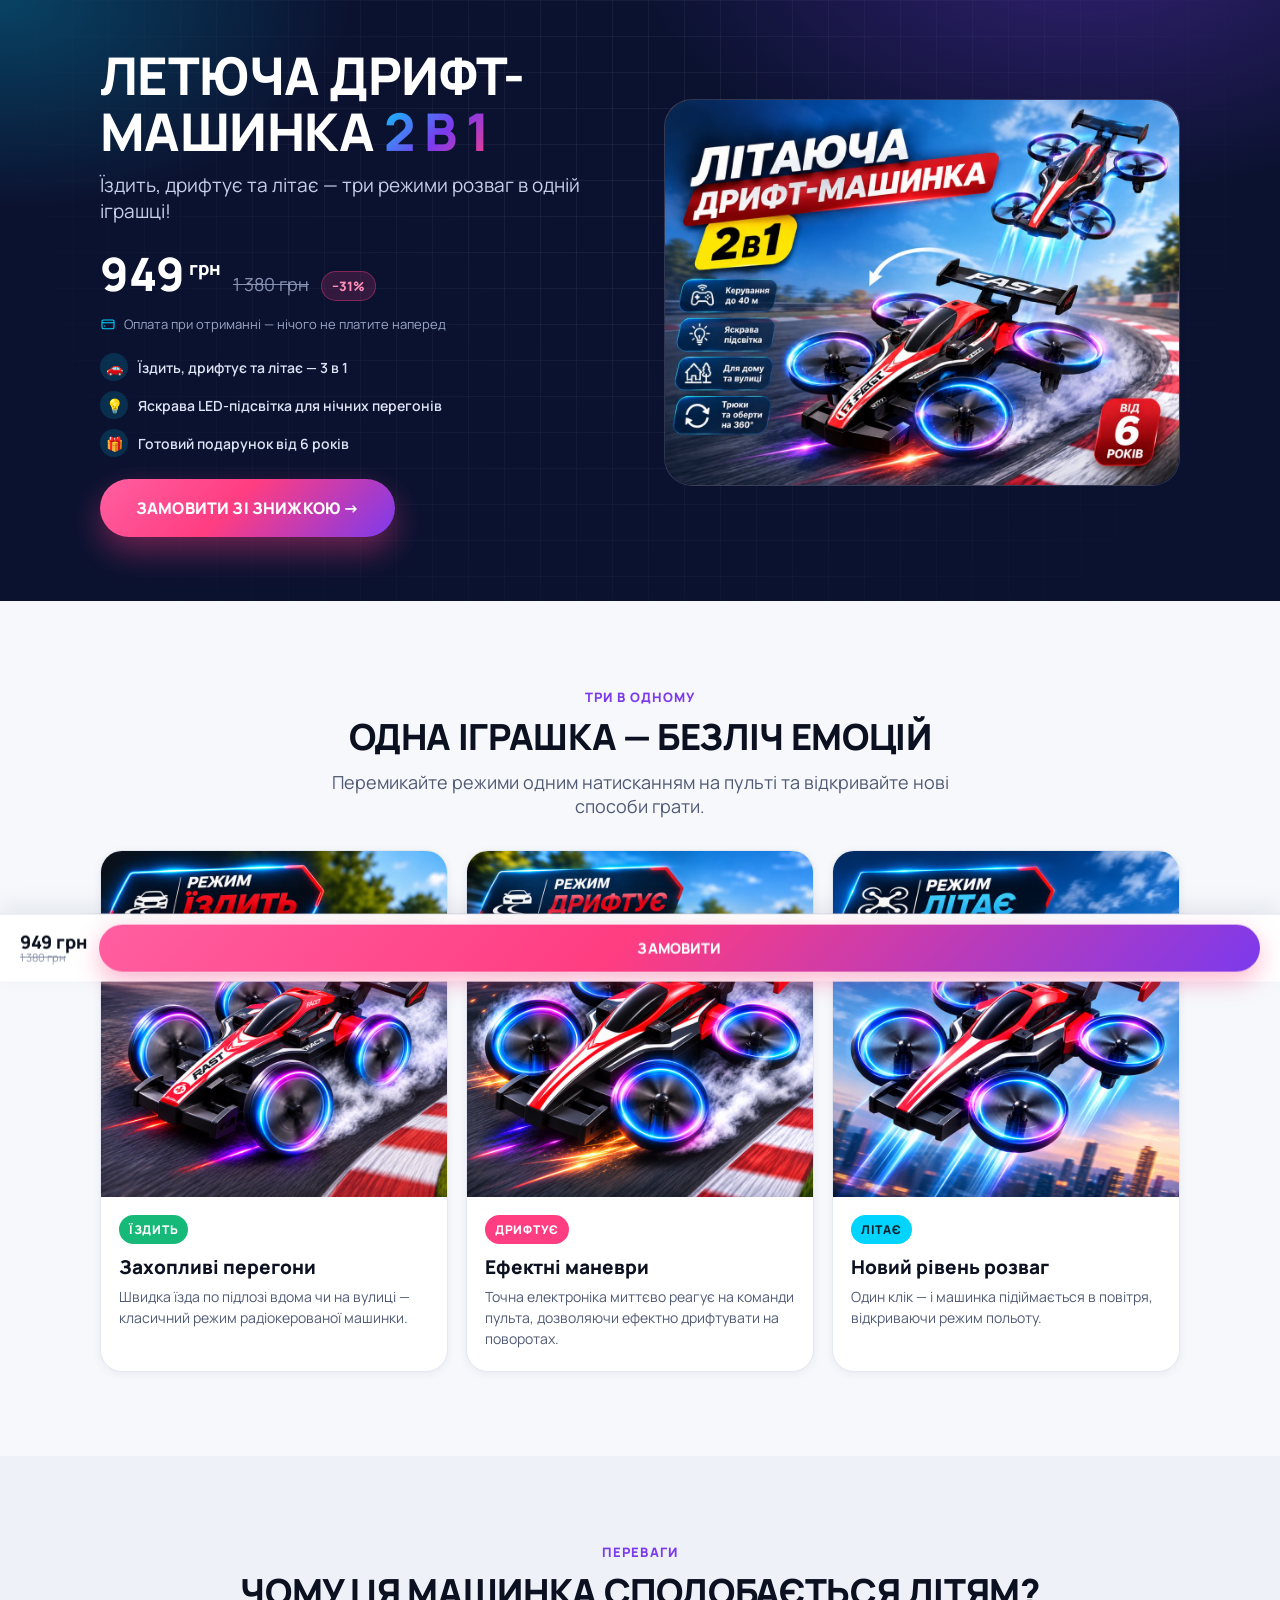
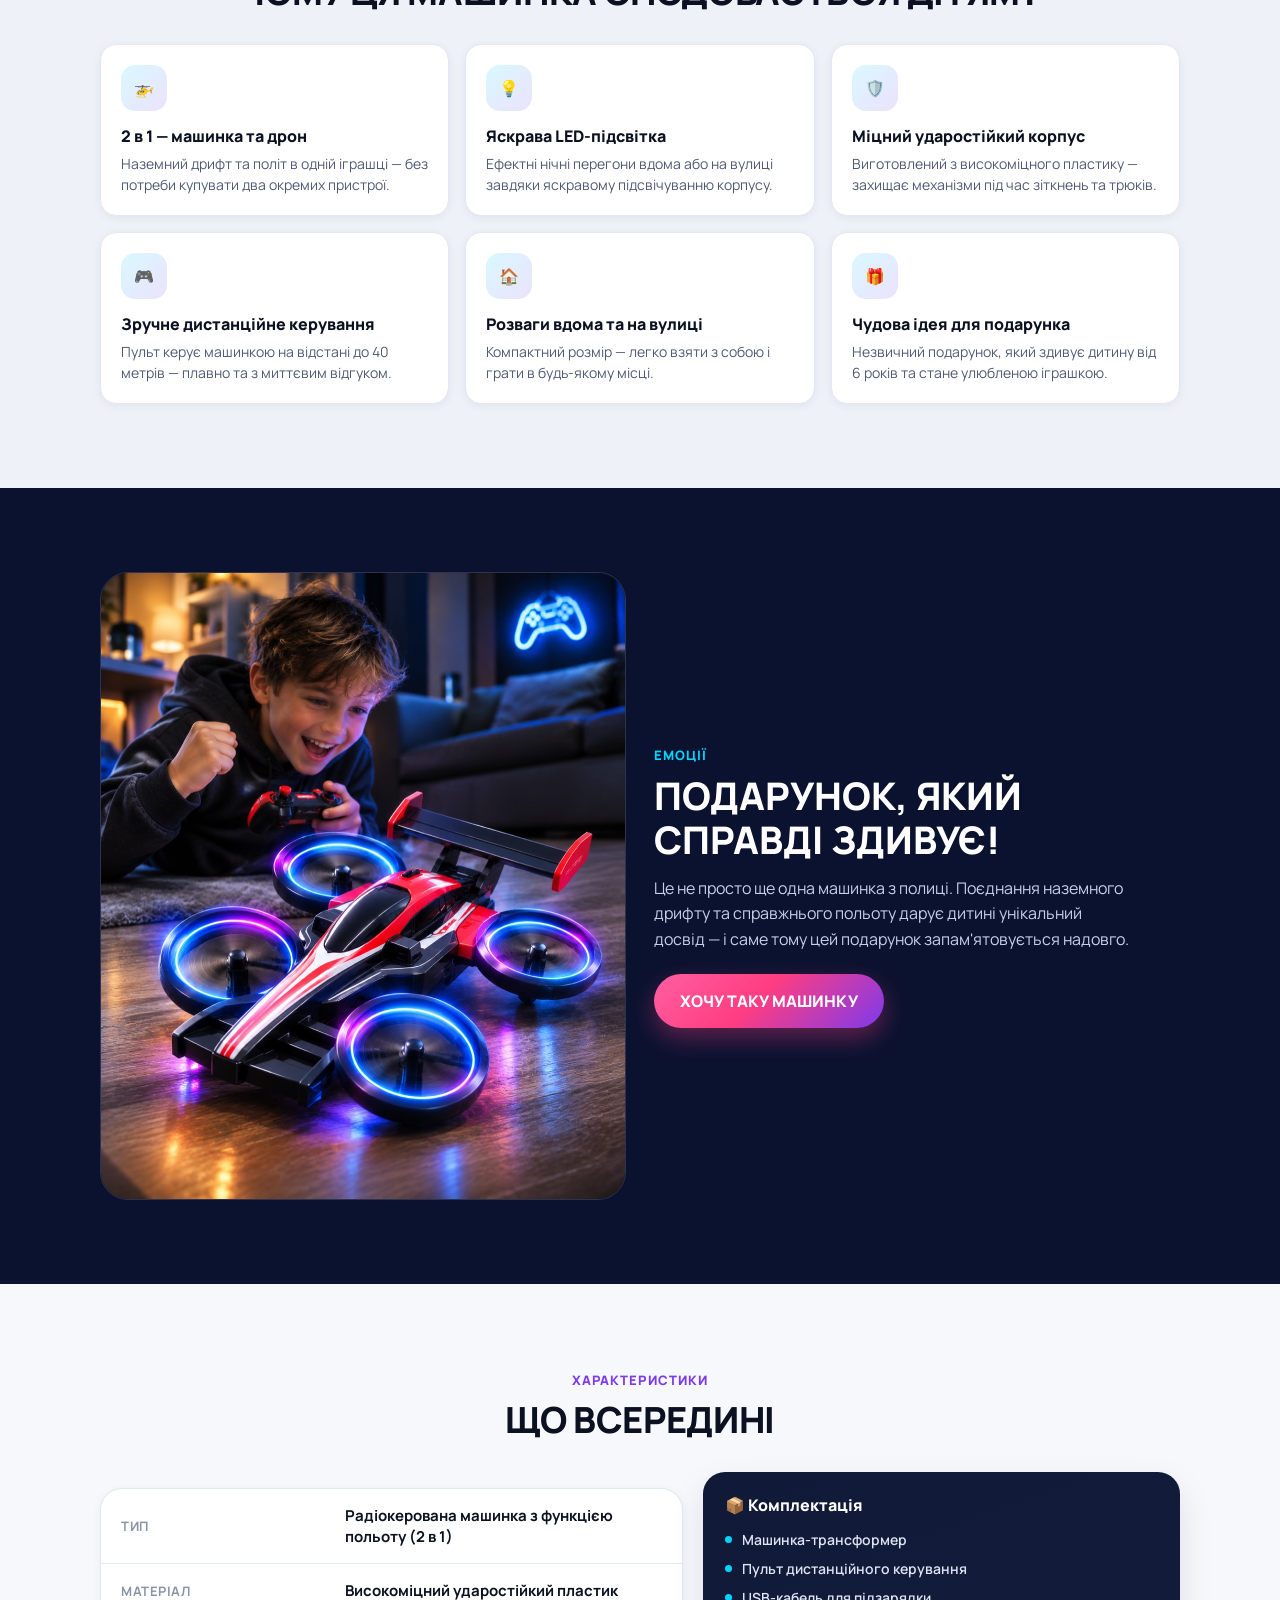
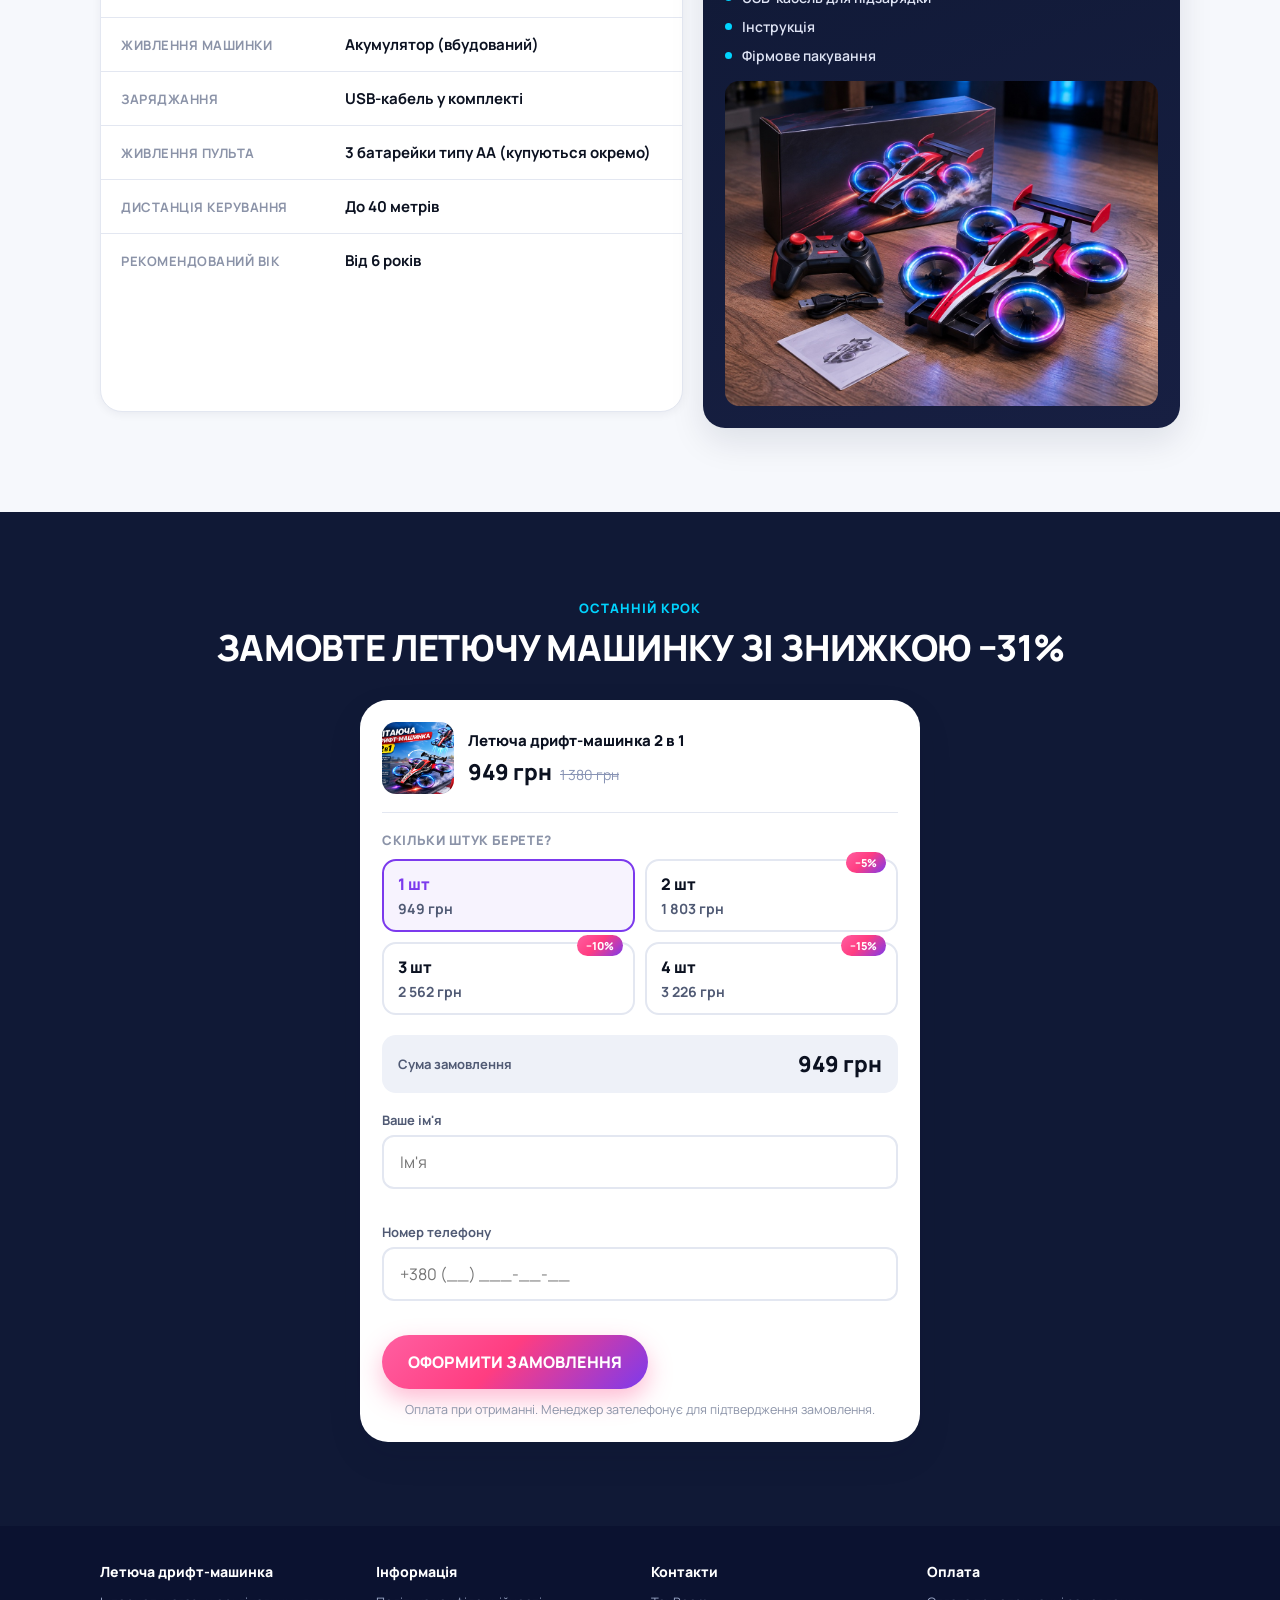
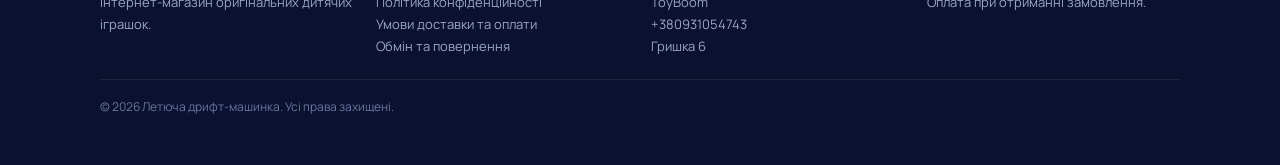
<file: index.html>
<!doctype html>
<html lang="uk">
<head>
<meta charset="UTF-8">
<meta name="viewport" content="width=device-width, initial-scale=1, viewport-fit=cover">
<title>Летюча дрифт-машинка 2 в 1 — їздить, дрифтує, літає | Знижка −31%</title>
<meta name="description" content="Радіокерована іграшка 2 в 1: їздить, дрифтує та літає. Акційна ціна 949 грн замість 1380 грн. Оплата при отриманні, доставка по всій Україні.">
<meta name="robots" content="index, follow">
<link rel="canonical" href="https://driftfly.online/">

<!-- Open Graph -->
<meta property="og:type" content="product">
<meta property="og:locale" content="uk_UA">
<meta property="og:title" content="Летюча дрифт-машинка 2 в 1 — Знижка −31%">
<meta property="og:description" content="Їздить, дрифтує та літає — три режими розваг в одній іграшці! Акція 949 грн замість 1380 грн.">
<meta property="og:image" content="https://driftfly.online/assets/img/og-image.jpg">
<meta property="og:url" content="https://driftfly.online/">
<meta name="twitter:card" content="summary_large_image">

<meta name="theme-color" content="#0b1230">
<link rel="icon" type="image/svg+xml" href="assets/img/favicon.svg">
<link rel="preconnect" href="https://fonts.googleapis.com">
<link rel="preconnect" href="https://fonts.gstatic.com" crossorigin>
<link href="https://fonts.googleapis.com/css2?family=Manrope:wght@500;600;700;800;900&display=swap" rel="stylesheet">
<link rel="stylesheet" href="assets/css/style.css">

<!--
  TODO перед запуском реклами:
  1) Вставте ID пікселів нижче (Meta Pixel, TikTok Pixel, GA4) замість заглушок.
  2) Замініть усі зображення у assets/img/ на реальні фото товару (назви файлів підписані).
-->

<!-- Meta Pixel Code -->
<script>
!function(f,b,e,v,n,t,s)
{if(f.fbq)return;n=f.fbq=function(){n.callMethod?
n.callMethod.apply(n,arguments):n.queue.push(arguments)};
if(!f._fbq)f._fbq=n;n.push=n;n.loaded=!0;n.version='2.0';
n.queue=[];t=b.createElement(e);t.async=!0;
t.src=v;s=b.getElementsByTagName(e)[0];
s.parentNode.insertBefore(t,s)}(window, document,'script',
'https://connect.facebook.net/en_US/fbevents.js');
fbq('init', '1813919706568959');
fbq('track', 'PageView');
</script>
<noscript><img height="1" width="1" style="display:none"
src="https://www.facebook.com/tr?id=1813919706568959&ev=PageView&noscript=1"
/></noscript>
<!-- End Meta Pixel Code -->

<!-- TikTok Pixel (заглушка — вставте свій PIXEL_ID) -->
<!--
<script>
!function (w, d, t) {w.TiktokAnalyticsObject=t;var ttq=w[t]=w[t]||[];ttq.methods=["page","track","identify","instances","debug","on","off","once","ready","alias","group","enableCookie","disableCookie"],ttq.setAndDefer=function(t,e){t[e]=function(){t.push([e].concat(Array.prototype.slice.call(arguments,0)))}};for(var i=0;i<ttq.methods.length;i++)ttq.setAndDefer(ttq,ttq.methods[i]);ttq.load=function(e,n){var i="https://analytics.tiktok.com/i18n/pixel/events.js";ttq._i=ttq._i||{},ttq._i[e]=[],ttq._i[e]._u=i,ttq._t=ttq._t||{},ttq._t[e]=+new Date,ttq._o=ttq._o||{},ttq._o[e]=n||{};var o=d.createElement("script");o.type="text/javascript",o.async=!0,o.src=i+"?sdkid="+e+"&lib="+t;var a=d.getElementsByTagName("script")[0];a.parentNode.insertBefore(o,a)};ttq.load('PIXEL_ID');ttq.page()}(window, document, 'ttq');
</script>
-->

<!-- GA4 (заглушка — вставте свій G-ID) -->
<!--
<script async src="https://www.googletagmanager.com/gtag/js?id=G-XXXXXXX"></script>
<script>window.dataLayer=window.dataLayer||[];function gtag(){dataLayer.push(arguments)}gtag('js',new Date());gtag('config','G-XXXXXXX');</script>
-->
</head>
<body>

<!-- ======================= HERO ======================= -->
<header class="hero" id="top">
  <div class="container hero-grid">
    <div class="hero-media reveal">
      <div class="hero-media-frame">
        <img src="assets/img/hero-product.jpg" alt="Летюча дрифт-машинка 2 в 1 — радіокерована іграшка, що їздить, дрифтує та літає" width="1200" height="900">
      </div>
    </div>
    <div class="hero-copy">
      <h1 class="hero-title reveal">ЛЕТЮЧА ДРИФТ-МАШИНКА <span>2 В 1</span></h1>
      <p class="hero-subtitle reveal">Їздить, дрифтує та літає — три режими розваг в одній іграшці!</p>

      <div class="hero-price-row reveal">
        <span class="price-now" id="heroPriceNow">949<sup>грн</sup></span>
        <span class="price-old">1 380 грн</span>
        <span class="price-badge">−31%</span>
      </div>
      <p class="hero-cod reveal">
        <svg width="16" height="16" viewBox="0 0 24 24" fill="none"><path d="M3 10h18M6 15h2M5 6h14a2 2 0 0 1 2 2v9a2 2 0 0 1-2 2H5a2 2 0 0 1-2-2V8a2 2 0 0 1 2-2Z" stroke="#00d4ff" stroke-width="1.6"/></svg>
        Оплата при отриманні — нічого не платите наперед
      </p>

      <ul class="hero-perks reveal">
        <li class="hero-perk"><span class="ico">🚗</span>Їздить, дрифтує та літає — 3 в 1</li>
        <li class="hero-perk"><span class="ico">💡</span>Яскрава LED-підсвітка для нічних перегонів</li>
        <li class="hero-perk"><span class="ico">🎁</span>Готовий подарунок від 6 років</li>
      </ul>

      <a href="#order" class="btn btn-cta js-cta reveal" data-cta="hero">
        ЗАМОВИТИ ЗІ ЗНИЖКОЮ →
      </a>
    </div>
  </div>
</header>

<!-- ======================= BLOCK 2: DEMO ======================= -->
<section class="section-pad" id="demo">
  <div class="container">
    <div class="section-head reveal">
      <span class="eyebrow">Три в одному</span>
      <h2 class="section-title">ОДНА ІГРАШКА — БЕЗЛІЧ ЕМОЦІЙ</h2>
      <p class="section-sub">Перемикайте режими одним натисканням на пульті та відкривайте нові способи грати.</p>
    </div>
    <div class="modes-grid">
      <article class="mode-card reveal">
        <img src="assets/img/mode-drive.jpg" alt="Машинка в режимі їзди по землі" loading="lazy" width="800" height="800">
        <div class="mode-card-body">
          <span class="mode-tag mode-tag--drive">Їздить</span>
          <h3>Захопливі перегони</h3>
          <p>Швидка їзда по підлозі вдома чи на вулиці — класичний режим радіокерованої машинки.</p>
        </div>
      </article>
      <article class="mode-card reveal">
        <img src="assets/img/mode-drift.jpg" alt="Машинка в режимі дрифту з ефектним заносом" loading="lazy" width="800" height="800">
        <div class="mode-card-body">
          <span class="mode-tag mode-tag--drift">Дрифтує</span>
          <h3>Ефектні маневри</h3>
          <p>Точна електроніка миттєво реагує на команди пульта, дозволяючи ефектно дрифтувати на поворотах.</p>
        </div>
      </article>
      <article class="mode-card reveal">
        <img src="assets/img/mode-fly.jpg" alt="Машинка в режимі польоту" loading="lazy" width="800" height="800">
        <div class="mode-card-body">
          <span class="mode-tag mode-tag--fly">Літає</span>
          <h3>Новий рівень розваг</h3>
          <p>Один клік — і машинка підіймається в повітря, відкриваючи режим польоту.</p>
        </div>
      </article>
    </div>
  </div>
</section>

<!-- ======================= BLOCK 3: ADVANTAGES ======================= -->
<section class="section-pad" style="background:var(--surface-alt)" id="advantages">
  <div class="container">
    <div class="section-head reveal">
      <span class="eyebrow">Переваги</span>
      <h2 class="section-title">ЧОМУ ЦЯ МАШИНКА СПОДОБАЄТЬСЯ ДІТЯМ?</h2>
    </div>
    <div class="adv-grid">
      <div class="adv-card reveal">
        <div class="adv-ico">🚁</div>
        <h3>2 в 1 — машинка та дрон</h3>
        <p>Наземний дрифт та політ в одній іграшці — без потреби купувати два окремих пристрої.</p>
      </div>
      <div class="adv-card reveal">
        <div class="adv-ico">💡</div>
        <h3>Яскрава LED-підсвітка</h3>
        <p>Ефектні нічні перегони вдома або на вулиці завдяки яскравому підсвічуванню корпусу.</p>
      </div>
      <div class="adv-card reveal">
        <div class="adv-ico">🛡️</div>
        <h3>Міцний ударостійкий корпус</h3>
        <p>Виготовлений з високоміцного пластику — захищає механізми під час зіткнень та трюків.</p>
      </div>
      <div class="adv-card reveal">
        <div class="adv-ico">🎮</div>
        <h3>Зручне дистанційне керування</h3>
        <p>Пульт керує машинкою на відстані до 40 метрів — плавно та з миттєвим відгуком.</p>
      </div>
      <div class="adv-card reveal">
        <div class="adv-ico">🏠</div>
        <h3>Розваги вдома та на вулиці</h3>
        <p>Компактний розмір — легко взяти з собою і грати в будь-якому місці.</p>
      </div>
      <div class="adv-card reveal">
        <div class="adv-ico">🎁</div>
        <h3>Чудова ідея для подарунка</h3>
        <p>Незвичний подарунок, який здивує дитину від 6 років та стане улюбленою іграшкою.</p>
      </div>
    </div>
  </div>
</section>

<!-- ======================= BLOCK 4: EMOTIONAL ======================= -->
<section class="section-pad emo" id="emotional">
  <div class="container emo-grid">
    <div class="emo-media reveal">
      <img src="assets/img/lifestyle-gift.jpg" alt="Дитина грається летючою дрифт-машинкою" loading="lazy" width="1000" height="1194">
    </div>
    <div class="reveal">
      <span class="eyebrow" style="color:var(--cyan)">Емоції</span>
      <h2>ПОДАРУНОК, ЯКИЙ СПРАВДІ ЗДИВУЄ!</h2>
      <p>Це не просто ще одна машинка з полиці. Поєднання наземного дрифту та справжнього польоту дарує дитині унікальний досвід — і саме тому цей подарунок запам'ятовується надовго.</p>
      <a href="#order" class="btn btn-cta js-cta" data-cta="emotional">ХОЧУ ТАКУ МАШИНКУ</a>
    </div>
  </div>
</section>

<!-- ======================= BLOCK 5: SPECS ======================= -->
<section class="section-pad" id="specs">
  <div class="container">
    <div class="section-head reveal">
      <span class="eyebrow">Характеристики</span>
      <h2 class="section-title">ЩО ВСЕРЕДИНІ</h2>
    </div>
    <div class="specs-wrap">
      <dl class="specs-table reveal">
        <div class="specs-row">
          <dt>Тип</dt>
          <dd>Радіокерована машинка з функцією польоту (2 в 1)</dd>
        </div>
        <div class="specs-row">
          <dt>Матеріал</dt>
          <dd>Високоміцний ударостійкий пластик</dd>
        </div>
        <div class="specs-row">
          <dt>Живлення машинки</dt>
          <dd>Акумулятор (вбудований)</dd>
        </div>
        <div class="specs-row">
          <dt>Заряджання</dt>
          <dd>USB-кабель у комплекті</dd>
        </div>
        <div class="specs-row">
          <dt>Живлення пульта</dt>
          <dd>3 батарейки типу АА (купуються окремо)</dd>
        </div>
        <div class="specs-row">
          <dt>Дистанція керування</dt>
          <dd>До 40 метрів</dd>
        </div>
        <div class="specs-row">
          <dt>Рекомендований вік</dt>
          <dd>Від 6 років</dd>
        </div>
      </dl>
      <div class="kit-card reveal">
        <h3>📦 Комплектація</h3>
        <ul class="kit-list">
          <li><span class="dot"></span>Машинка-трансформер</li>
          <li><span class="dot"></span>Пульт дистанційного керування</li>
          <li><span class="dot"></span>USB-кабель для підзарядки</li>
          <li><span class="dot"></span>Інструкція</li>
          <li><span class="dot"></span>Фірмове пакування</li>
        </ul>
        <img src="assets/img/box-contents.jpg" alt="Повна комплектація: машинка, пульт, USB-кабель, інструкція та коробка" loading="lazy" style="margin-top:16px;border-radius:14px" width="1200" height="900">
      </div>
    </div>
  </div>
</section>

<!-- ======================= BLOCK 8: ORDER FORM ======================= -->
<section class="section-pad order-section" id="order">
  <div class="container">
    <div class="section-head reveal">
      <span class="eyebrow" style="color:var(--cyan)">Останній крок</span>
      <h2 class="section-title section-title--light">ЗАМОВТЕ ЛЕТЮЧУ МАШИНКУ ЗІ ЗНИЖКОЮ −31%</h2>
    </div>

    <div class="order-wrap reveal">
      <div class="order-form-inner" id="orderFormInner">
        <div class="order-product">
          <img src="assets/img/hero-product.jpg" alt="Летюча дрифт-машинка 2 в 1" width="72" height="72">
          <div>
            <h3>Летюча дрифт-машинка 2 в 1</h3>
            <div class="order-price-row">
              <span class="price-now" id="orderPriceNow">949 грн</span>
              <span class="price-old" id="orderPriceOld">1 380 грн</span>
            </div>
          </div>
        </div>

        <span class="qty-label">Скільки штук берете?</span>
        <div class="order-qty-grid" id="orderQtyGrid" role="group" aria-label="Кількість товару"></div>

        <div class="order-total-row">
          <span>Сума замовлення</span>
          <strong id="orderTotal">949 грн</strong>
        </div>

        <form id="orderForm" novalidate autocomplete="on">
          <div class="form-status" id="formStatus" role="status" aria-live="polite"></div>

          <div class="field">
            <label for="fName">Ваше ім'я</label>
            <input type="text" id="fName" name="name" placeholder="Ім'я" autocomplete="name" required minlength="2">
            <div class="field-error" id="fNameError"></div>
          </div>

          <div class="field">
            <label for="fPhone">Номер телефону</label>
            <input type="tel" id="fPhone" name="phone" placeholder="+380 (__) ___-__-__" autocomplete="tel" inputmode="tel" required>
            <div class="field-error" id="fPhoneError"></div>
          </div>

          <input type="hidden" name="qty" id="fQty" value="1">
          <input type="hidden" name="total" id="fTotal" value="949">
          <input type="hidden" name="product" value="Летюча дрифт-машинка 2 в 1">
          <!-- honeypot проти ботів -->
          <input type="text" name="website" id="fHoneypot" class="visually-hidden" tabindex="-1" autocomplete="off">

          <button type="submit" class="btn btn-cta" id="submitBtn">
            <span id="submitBtnText">ОФОРМИТИ ЗАМОВЛЕННЯ</span>
          </button>
          <p class="order-fineprint">Оплата при отриманні. Менеджер зателефонує для підтвердження замовлення.</p>
        </form>
      </div>

      <div class="order-success" id="orderSuccess">
        <div class="ico">
          <svg width="30" height="30" viewBox="0 0 24 24" fill="none"><path d="M5 13l4 4L19 7" stroke="currentColor" stroke-width="2.4" stroke-linecap="round" stroke-linejoin="round"/></svg>
        </div>
        <h3>Дякуємо за замовлення!</h3>
        <p>Ми отримали вашу заявку. Менеджер зателефонує найближчим часом для підтвердження деталей доставки.</p>
      </div>
    </div>
  </div>
</section>

<!-- ======================= FOOTER ======================= -->
<footer class="site-footer" id="contacts">
  <div class="container">
    <div class="footer-grid">
      <div class="footer-col">
        <h4>Летюча дрифт-машинка</h4>
        <p>Інтернет-магазин оригінальних дитячих іграшок.</p>
      </div>
      <div class="footer-col">
        <h4>Інформація</h4>
        <ul>
          <li><a href="privacy-policy.html">Політика конфіденційності</a></li>
          <li><a href="delivery-terms.html">Умови доставки та оплати</a></li>
          <li><a href="returns.html">Обмін та повернення</a></li>
        </ul>
      </div>
      <div class="footer-col">
        <h4>Контакти</h4>
        <p>
          ToyBoom<br>
          +380931054743<br>
          Гришка 6
        </p>
      </div>
      <div class="footer-col">
        <h4>Оплата</h4>
        <p>Оплата при отриманні замовлення.</p>
      </div>
    </div>
    <div class="footer-bottom">
      © <span id="yearNow">2026</span> Летюча дрифт-машинка. Усі права захищені.
    </div>
  </div>
</footer>

<!-- ======================= STICKY MOBILE CTA ======================= -->
<div class="sticky-cta" id="stickyCta">
  <div class="sticky-cta-price">
    <span class="now" id="stickyPrice">949 грн</span>
    <span class="old">1 380 грн</span>
  </div>
  <a href="#order" class="btn btn-cta js-cta" data-cta="sticky" style="flex:1">ЗАМОВИТИ</a>
</div>

<!-- ======================= SOCIAL PROOF TOASTS ======================= -->
<div class="social-proof-stack" id="socialProofStack" aria-live="polite">
  <div class="social-toast" id="toastViewers">
    <span class="social-toast-ico">👀</span>
    <span class="social-toast-text">Цей товар зараз переглядають <strong>15</strong> людей</span>
    <button type="button" class="social-toast-close" aria-label="Закрити повідомлення">×</button>
  </div>
  <div class="social-toast" id="toastPurchase">
    <span class="social-toast-ico">🛍️</span>
    <span class="social-toast-text"><strong>Щойно замовили!</strong><br>Літаюча машинка 2 в 1 знайшла свого покупця 🎁</span>
    <button type="button" class="social-toast-close" aria-label="Закрити повідомлення">×</button>
  </div>
</div>

<script src="assets/js/main.js" defer></script>
</body>
</html>
</file>
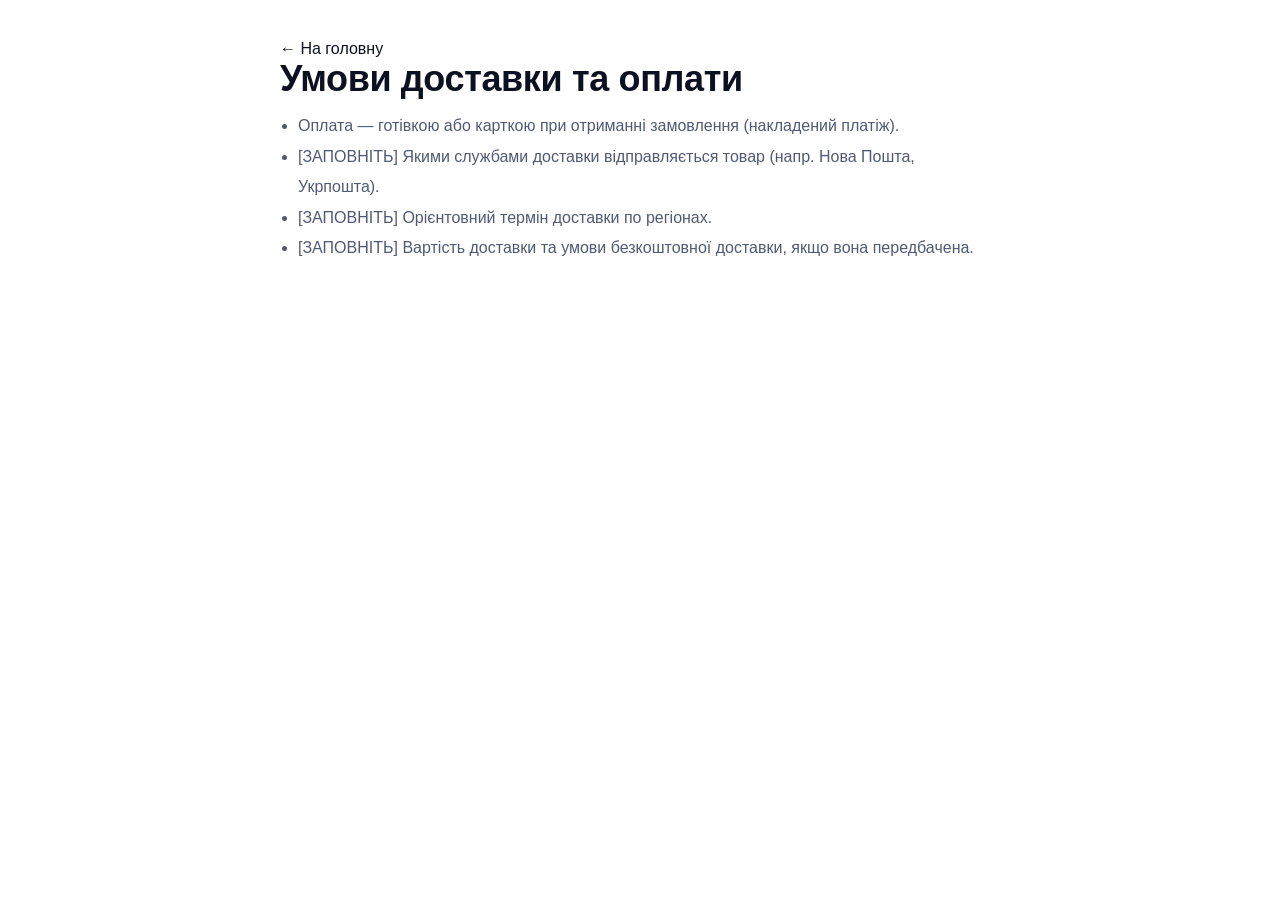
<file: delivery-terms.html>
<!doctype html>
<html lang="uk">
<head>
<meta charset="UTF-8">
<meta name="viewport" content="width=device-width, initial-scale=1">
<title>Умови доставки та оплати — Летюча дрифт-машинка</title>
<meta name="robots" content="noindex, follow">
<link rel="stylesheet" href="assets/css/style.css">
</head>
<body style="background:#fff">
<div class="container" style="padding:40px var(--gutter);max-width:760px">
  <p><a href="index.html">← На головну</a></p>
  <h1 class="section-title">Умови доставки та оплати</h1>
  <ul style="color:var(--ink-soft);line-height:1.9;padding-left:18px;list-style:disc">
    <li>Оплата — готівкою або карткою при отриманні замовлення (накладений платіж).</li>
    <li>[ЗАПОВНІТЬ] Якими службами доставки відправляється товар (напр. Нова Пошта, Укрпошта).</li>
    <li>[ЗАПОВНІТЬ] Орієнтовний термін доставки по регіонах.</li>
    <li>[ЗАПОВНІТЬ] Вартість доставки та умови безкоштовної доставки, якщо вона передбачена.</li>
  </ul>
</div>
</body>
</html>
</file>
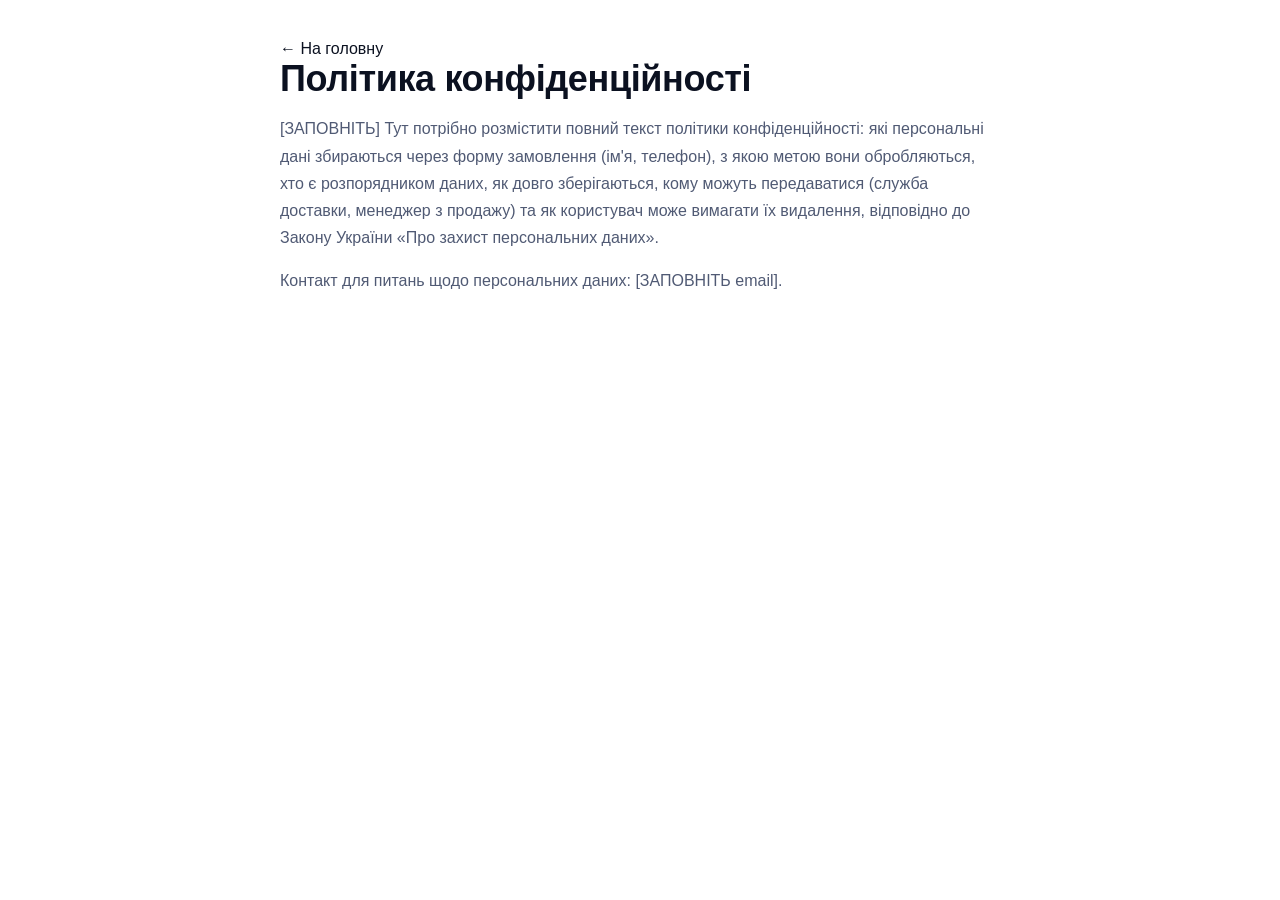
<file: privacy-policy.html>
<!doctype html>
<html lang="uk">
<head>
<meta charset="UTF-8">
<meta name="viewport" content="width=device-width, initial-scale=1">
<title>Політика конфіденційності — Летюча дрифт-машинка</title>
<meta name="robots" content="noindex, follow">
<link rel="stylesheet" href="assets/css/style.css">
</head>
<body style="background:#fff">
<div class="container" style="padding:40px var(--gutter);max-width:760px">
  <p><a href="index.html">← На головну</a></p>
  <h1 class="section-title">Політика конфіденційності</h1>
  <p style="color:var(--ink-soft);line-height:1.7;margin:16px 0">
    [ЗАПОВНІТЬ] Тут потрібно розмістити повний текст політики конфіденційності:
    які персональні дані збираються через форму замовлення (ім'я, телефон),
    з якою метою вони обробляються, хто є розпорядником даних, як довго
    зберігаються, кому можуть передаватися (служба доставки, менеджер з продажу)
    та як користувач може вимагати їх видалення, відповідно до Закону України
    «Про захист персональних даних».
  </p>
  <p style="color:var(--ink-soft);line-height:1.7">
    Контакт для питань щодо персональних даних: [ЗАПОВНІТЬ email].
  </p>
</div>
</body>
</html>
</file>
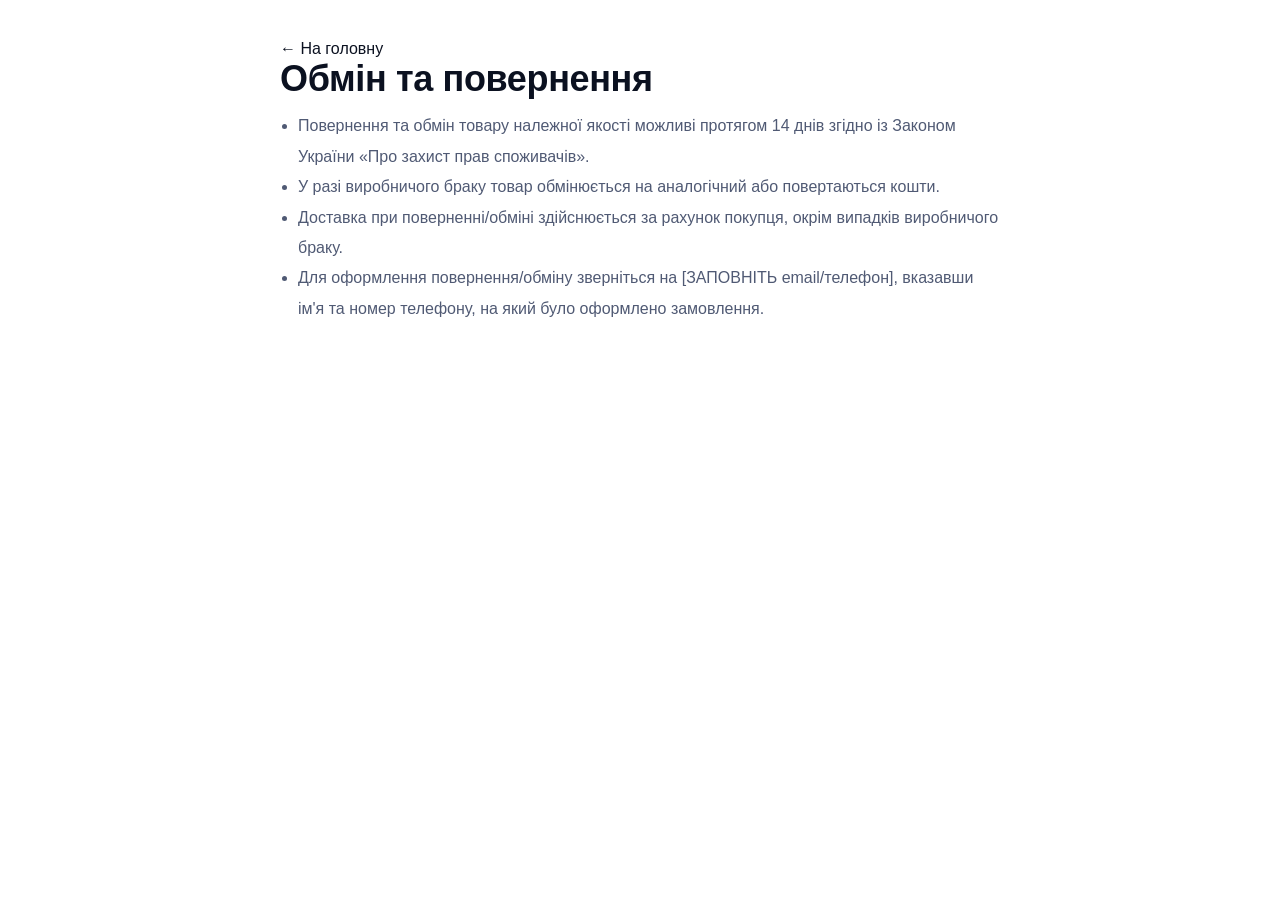
<file: returns.html>
<!doctype html>
<html lang="uk">
<head>
<meta charset="UTF-8">
<meta name="viewport" content="width=device-width, initial-scale=1">
<title>Обмін та повернення — Летюча дрифт-машинка</title>
<meta name="robots" content="noindex, follow">
<link rel="stylesheet" href="assets/css/style.css">
</head>
<body style="background:#fff">
<div class="container" style="padding:40px var(--gutter);max-width:760px">
  <p><a href="index.html">← На головну</a></p>
  <h1 class="section-title">Обмін та повернення</h1>
  <ul style="color:var(--ink-soft);line-height:1.9;padding-left:18px;list-style:disc">
    <li>Повернення та обмін товару належної якості можливі протягом 14 днів згідно із Законом України «Про захист прав споживачів».</li>
    <li>У разі виробничого браку товар обмінюється на аналогічний або повертаються кошти.</li>
    <li>Доставка при поверненні/обміні здійснюється за рахунок покупця, окрім випадків виробничого браку.</li>
    <li>Для оформлення повернення/обміну зверніться на [ЗАПОВНІТЬ email/телефон], вказавши ім'я та номер телефону, на який було оформлено замовлення.</li>
  </ul>
</div>
</body>
</html>
</file>
<file: assets/css/style.css>
/* ===== Design tokens ===== */
:root{
  --bg:#f6f8fc;
  --surface:#ffffff;
  --surface-alt:#eef1f8;
  --ink:#0b1120;
  --ink-soft:#505a74;
  --ink-faint:#8b93a8;
  --line:#e3e7f1;

  --navy:#0b1230;
  --navy-soft:#101936;
  --navy-line:rgba(255,255,255,.12);

  --cyan:#00d4ff;
  --violet:#7c3aed;
  --pink:#ff3d81;
  --grad-brand:linear-gradient(135deg,var(--cyan),var(--violet) 55%,var(--pink));
  --grad-cta:linear-gradient(135deg,#ff5fa1,#ff3d81 45%,#7c3aed);
  --success:#17b978;
  --danger:#e4435d;

  --radius-xl:28px;
  --radius-lg:22px;
  --radius-md:16px;
  --radius-sm:10px;
  --shadow-sm:0 2px 10px rgba(14,20,45,.06);
  --shadow-md:0 14px 34px rgba(14,20,45,.10);
  --shadow-cta:0 10px 24px rgba(255,61,129,.35);

  --container:1120px;
  --gutter:20px;
}

*,*::before,*::after{box-sizing:border-box}
html{scroll-behavior:smooth}
body{
  margin:0;
  background:var(--bg);
  color:var(--ink);
  font-family:"Manrope",-apple-system,BlinkMacSystemFont,"Segoe UI",Roboto,Helvetica,Arial,sans-serif;
  -webkit-font-smoothing:antialiased;
  overflow-x:hidden;
}
img{max-width:100%;height:auto;display:block}
h1,h2,h3,h4,p,ul{margin:0}
ul{padding:0;list-style:none}
a{color:inherit;text-decoration:none}
button{font-family:inherit;cursor:pointer}
.container{max-width:var(--container);margin:0 auto;padding:0 var(--gutter)}
section{position:relative}
.visually-hidden{position:absolute;width:1px;height:1px;overflow:hidden;clip:rect(0 0 0 0);white-space:nowrap}

/* ===== Section heading ===== */
.eyebrow{
  display:inline-block;font-size:13px;font-weight:800;letter-spacing:.08em;
  color:var(--violet);text-transform:uppercase;margin-bottom:10px;
}
.section-title{
  font-size:clamp(24px,5vw,36px);
  font-weight:800;line-height:1.15;letter-spacing:-.01em;
  margin-bottom:12px;
}
.section-title--light{color:#fff}
.section-sub{
  font-size:clamp(15px,3.2vw,18px);color:var(--ink-soft);max-width:640px;
}
.section-head{margin-bottom:32px;text-align:center}
.section-head .section-sub{margin:0 auto}
.section-pad{padding:56px 0}

/* reveal-on-scroll */
.reveal{opacity:0;transform:translateY(18px);transition:opacity .6s ease,transform .6s ease}
.reveal.is-visible{opacity:1;transform:translateY(0)}
@media (prefers-reduced-motion:reduce){
  .reveal{opacity:1;transform:none;transition:none}
  html{scroll-behavior:auto}
}

/* ===== Top bar ===== */
.topbar{
  position:sticky;top:0;z-index:40;background:rgba(11,18,48,.92);
  backdrop-filter:blur(8px);color:#fff;font-size:13px;font-weight:600;
}
.topbar .container{display:flex;align-items:center;justify-content:center;gap:8px;padding:9px var(--gutter);text-align:center}
.topbar strong{color:var(--cyan)}

/* ===== Buttons ===== */
.btn{
  display:inline-flex;align-items:center;justify-content:center;gap:8px;
  border:none;border-radius:999px;font-weight:800;letter-spacing:.01em;
  padding:16px 26px;font-size:16px;transition:transform .15s ease,box-shadow .15s ease,opacity .15s ease;
  width:100%;
}
.btn:active{transform:scale(.98)}
.btn-cta{
  background:var(--grad-cta);color:#fff;box-shadow:var(--shadow-cta);
}
.btn-cta:hover{box-shadow:0 16px 30px rgba(255,61,129,.42)}
.btn-ghost{
  background:#fff;color:var(--navy);border:2px solid var(--line);
}
.btn-sm{width:auto;padding:10px 18px;font-size:14px}
.btn[disabled]{opacity:.6;pointer-events:none}
.btn-icon-pulse{position:relative}

/* ===== HERO ===== */
.hero{
  background:
    radial-gradient(760px 420px at 85% -10%, rgba(124,58,237,.35), transparent 60%),
    radial-gradient(640px 380px at 0% 0%, rgba(0,212,255,.25), transparent 55%),
    var(--navy);
  color:#fff;
  padding:28px 0 40px;
  overflow:hidden;
}
.hero::after{
  content:"";position:absolute;inset:0;pointer-events:none;opacity:.5;
  background-image:linear-gradient(var(--navy-line) 1px,transparent 1px),linear-gradient(90deg,var(--navy-line) 1px,transparent 1px);
  background-size:36px 36px;
  mask-image:radial-gradient(circle at 50% 20%, #000 0%, transparent 72%);
}
.hero .container{position:relative;z-index:1}
.hero-grid{display:grid;gap:28px}
.hero-media{order:1}
.hero-media-frame{
  position:relative;border-radius:var(--radius-xl);overflow:hidden;
  background:linear-gradient(160deg,rgba(255,255,255,.06),rgba(255,255,255,0));
  border:1px solid rgba(255,255,255,.14);
}
.hero-media-frame img{border-radius:var(--radius-xl)}
.badge-discount{
  position:absolute;top:14px;left:14px;background:var(--grad-cta);color:#fff;
  font-weight:800;font-size:13px;padding:8px 14px;border-radius:999px;box-shadow:var(--shadow-cta);
}
.badge-trust{
  position:absolute;bottom:14px;right:14px;background:rgba(11,18,48,.8);
  border:1px solid rgba(255,255,255,.18);color:#fff;font-size:12px;font-weight:700;
  padding:8px 12px;border-radius:999px;backdrop-filter:blur(4px);
}
.hero-copy{order:2}
.hero-title{
  font-size:clamp(28px,7.2vw,46px);font-weight:900;line-height:1.08;letter-spacing:-.01em;
  margin-bottom:12px;
}
.hero-title span{
  background:var(--grad-brand);-webkit-background-clip:text;background-clip:text;color:transparent;
}
.hero-subtitle{font-size:clamp(15px,4vw,19px);color:#c7cfe8;margin-bottom:18px;max-width:46ch}
.hero-price-row{
  display:flex;align-items:baseline;gap:12px;flex-wrap:wrap;margin-bottom:6px;
}
.price-now{font-size:clamp(34px,9vw,46px);font-weight:900;color:#fff}
.price-now sup{font-size:.4em;font-weight:800;margin-left:4px}
.price-old{font-size:18px;color:#8893b4;text-decoration:line-through}
.price-badge{
  background:rgba(255,61,129,.16);color:#ff8fb8;border:1px solid rgba(255,61,129,.4);
  font-weight:800;font-size:13px;padding:5px 10px;border-radius:999px;
}
.hero-cod{font-size:13px;color:#9aa6c6;margin:10px 0 20px;display:flex;align-items:center;gap:8px}
.hero-cod svg{flex:none}
.hero-perks{display:grid;gap:10px;margin-bottom:22px}
.hero-perk{display:flex;align-items:center;gap:10px;font-size:14px;color:#dfe4f5;font-weight:600}
.hero-perk .ico{
  flex:none;width:28px;height:28px;border-radius:50%;display:grid;place-items:center;
  background:rgba(0,212,255,.15);color:var(--cyan);
}
.hero .btn-cta{box-shadow:0 14px 32px rgba(255,61,129,.4)}

/* ===== Modes block ===== */
.modes-grid{display:grid;gap:18px}
.mode-card{
  background:var(--surface);border-radius:var(--radius-lg);overflow:hidden;
  box-shadow:var(--shadow-sm);border:1px solid var(--line);
}
.mode-card img{aspect-ratio:1/1;object-fit:cover;width:100%}
.mode-card-body{padding:18px 18px 22px}
.mode-tag{
  display:inline-flex;align-items:center;gap:6px;font-size:12px;font-weight:800;
  text-transform:uppercase;letter-spacing:.06em;color:#fff;padding:6px 10px;border-radius:999px;margin-bottom:10px;
}
.mode-tag--drive{background:#17b978}
.mode-tag--drift{background:var(--pink)}
.mode-tag--fly{background:var(--cyan);color:#06222c}
.mode-card h3{font-size:19px;font-weight:800;margin-bottom:6px}
.mode-card p{font-size:14px;color:var(--ink-soft);line-height:1.5}

/* ===== Advantages ===== */
.adv-grid{display:grid;gap:16px}
.adv-card{
  background:var(--surface);border:1px solid var(--line);border-radius:var(--radius-md);
  padding:20px;box-shadow:var(--shadow-sm);
}
.adv-ico{
  width:46px;height:46px;border-radius:14px;display:grid;place-items:center;margin-bottom:14px;
  background:linear-gradient(135deg,rgba(0,212,255,.15),rgba(124,58,237,.15));color:var(--violet);
}
.adv-card h3{font-size:16px;font-weight:800;margin-bottom:6px}
.adv-card p{font-size:14px;color:var(--ink-soft);line-height:1.5}

/* ===== Emotional block ===== */
.emo{background:var(--navy);color:#fff;overflow:hidden}
.emo-grid{display:grid;gap:28px;align-items:center}
.emo-media{border-radius:var(--radius-xl);overflow:hidden;border:1px solid rgba(255,255,255,.14)}
.emo h2{font-size:clamp(26px,6.5vw,38px);font-weight:900;line-height:1.15;margin-bottom:14px}
.emo p{color:#c7cfe8;font-size:16px;line-height:1.6;margin-bottom:22px;max-width:48ch}
.emo .btn-cta{max-width:340px}

/* ===== Specs ===== */
.specs-wrap{display:grid;gap:20px}
.specs-table{
  background:var(--surface);border:1px solid var(--line);border-radius:var(--radius-lg);
  overflow:hidden;box-shadow:var(--shadow-sm);
}
.specs-row{display:grid;grid-template-columns:1fr;gap:4px;padding:16px 20px;border-bottom:1px solid var(--line)}
.specs-row:last-child{border-bottom:none}
.specs-row dt{font-size:13px;color:var(--ink-faint);font-weight:700;text-transform:uppercase;letter-spacing:.04em}
.specs-row dd{font-size:15px;font-weight:700;color:var(--ink);margin:0}
.kit-card{
  background:linear-gradient(160deg,#101936,#171f42);color:#fff;border-radius:var(--radius-lg);
  padding:22px;box-shadow:var(--shadow-md);
}
.kit-card h3{font-size:16px;font-weight:800;margin-bottom:14px;display:flex;align-items:center;gap:8px}
.kit-list{display:grid;gap:10px}
.kit-list li{display:flex;align-items:center;gap:10px;font-size:14px;color:#dfe4f5;font-weight:600}
.kit-list .dot{width:7px;height:7px;border-radius:50%;background:var(--cyan);flex:none}

/* ===== Bundle / quantity ===== */
.bundle-grid{display:grid;gap:14px}
.qty-card{
  position:relative;text-align:left;background:var(--surface);border:2px solid var(--line);
  border-radius:var(--radius-md);padding:16px 18px;display:flex;align-items:center;justify-content:space-between;
  transition:border-color .15s ease,box-shadow .15s ease,transform .1s ease;width:100%;
}
.qty-card:active{transform:scale(.99)}
.qty-card.is-active{border-color:var(--violet);box-shadow:0 0 0 4px rgba(124,58,237,.12)}
.qty-badge-pop{
  position:absolute;top:-12px;left:18px;background:var(--grad-cta);color:#fff;font-size:11px;font-weight:800;
  padding:4px 10px;border-radius:999px;letter-spacing:.03em;text-transform:uppercase;
}
.qty-left{display:flex;align-items:center;gap:14px}
.qty-radio{
  width:22px;height:22px;border-radius:50%;border:2px solid var(--line);flex:none;position:relative;
}
.qty-card.is-active .qty-radio{border-color:var(--violet)}
.qty-card.is-active .qty-radio::after{
  content:"";position:absolute;inset:4px;border-radius:50%;background:var(--violet);
}
.qty-count{font-size:16px;font-weight:800}
.qty-save{font-size:12px;color:var(--success);font-weight:700}
.qty-right{text-align:right}
.qty-total{font-size:18px;font-weight:900}
.qty-each{font-size:12px;color:var(--ink-faint)}
.qty-off{
  display:inline-block;font-size:11px;font-weight:800;color:#fff;background:var(--pink);
  padding:2px 7px;border-radius:999px;margin-left:6px;vertical-align:middle;
}

/* ===== Steps ===== */
.steps-grid{display:grid;gap:16px}
.step-card{
  background:var(--surface);border:1px solid var(--line);border-radius:var(--radius-md);
  padding:20px;box-shadow:var(--shadow-sm);display:flex;gap:16px;align-items:flex-start;
}
.step-num{
  flex:none;width:38px;height:38px;border-radius:50%;background:var(--grad-brand);color:#fff;
  display:grid;place-items:center;font-weight:900;font-size:16px;
}
.step-card h3{font-size:15px;font-weight:800;margin-bottom:4px}
.step-card p{font-size:13.5px;color:var(--ink-soft);line-height:1.5}
.cod-note{
  margin-top:8px;background:var(--surface-alt);border:1px dashed var(--line);border-radius:var(--radius-md);
  padding:16px 18px;font-size:14px;color:var(--ink-soft);display:flex;gap:10px;align-items:flex-start;
}

/* ===== Order form ===== */
.order-section{background:var(--navy-soft);color:#fff}
.order-wrap{
  background:var(--surface);color:var(--ink);border-radius:var(--radius-xl);
  padding:22px;box-shadow:var(--shadow-md);max-width:560px;margin:0 auto;
}
.order-product{display:flex;gap:14px;align-items:center;margin-bottom:18px;padding-bottom:18px;border-bottom:1px solid var(--line)}
.order-product img{width:72px;height:72px;border-radius:14px;object-fit:cover;flex:none;background:var(--surface-alt)}
.order-product h3{font-size:15px;font-weight:800;margin-bottom:6px}
.order-price-row{display:flex;align-items:baseline;gap:8px}
.order-price-row .price-now{font-size:22px;color:var(--ink)}
.order-price-row .price-old{font-size:14px}
.qty-label{font-size:13px;font-weight:800;color:var(--ink-faint);text-transform:uppercase;letter-spacing:.05em;margin-bottom:10px;display:block}
.order-qty-grid{display:grid;grid-template-columns:repeat(2,1fr);gap:10px;margin-bottom:20px}
.qty-pill{
  border:2px solid var(--line);border-radius:14px;padding:12px 14px;text-align:left;background:#fff;
  position:relative;transition:border-color .15s ease,background .15s ease;
}
.qty-pill-badge{
  position:absolute;top:-9px;right:10px;background:var(--grad-cta);color:#fff;
  font-size:11px;font-weight:800;padding:3px 9px;border-radius:999px;
}
.qty-pill-qty{display:block;font-size:16px;font-weight:800;color:var(--ink)}
.qty-pill-price{display:block;font-size:14px;font-weight:700;color:var(--ink-soft);margin-top:4px}
.qty-pill.is-active{border-color:var(--violet);background:rgba(124,58,237,.06)}
.qty-pill.is-active .qty-pill-qty{color:var(--violet)}
.order-total-row{
  display:flex;align-items:center;justify-content:space-between;background:var(--surface-alt);
  border-radius:14px;padding:14px 16px;margin-bottom:18px;
}
.order-total-row span:first-child{font-size:13px;font-weight:700;color:var(--ink-soft)}
.order-total-row strong{font-size:22px;font-weight:900}
.field{margin-bottom:14px}
.field label{display:block;font-size:13px;font-weight:700;margin-bottom:6px;color:var(--ink-soft)}
.field input{
  width:100%;border:2px solid var(--line);border-radius:12px;padding:14px 16px;font-size:16px;
  font-family:inherit;color:var(--ink);background:#fff;transition:border-color .15s ease;
}
.field input:focus{outline:none;border-color:var(--violet)}
.field input.is-invalid{border-color:var(--danger)}
.field-error{font-size:12px;color:var(--danger);margin-top:6px;min-height:14px}
.form-status{
  display:none;align-items:center;gap:10px;font-size:14px;font-weight:700;border-radius:12px;
  padding:12px 14px;margin-bottom:14px;
}
.form-status.is-error{display:flex;background:rgba(228,67,93,.1);color:var(--danger)}
.form-status.is-success{display:flex;background:rgba(23,185,120,.1);color:var(--success)}
.order-fineprint{font-size:12.5px;color:var(--ink-faint);text-align:center;margin-top:12px;line-height:1.5}
.order-success{
  display:none;text-align:center;padding:30px 10px;
}
.order-success.is-visible{display:block}
.order-success .ico{
  width:64px;height:64px;border-radius:50%;background:rgba(23,185,120,.12);color:var(--success);
  display:grid;place-items:center;margin:0 auto 14px;
}
.order-success h3{font-size:19px;font-weight:800;margin-bottom:8px}
.order-success p{font-size:14px;color:var(--ink-soft);line-height:1.5}
.order-form-inner.is-hidden{display:none}

/* ===== Footer ===== */
.site-footer{background:var(--navy);color:#9aa6c6;padding:36px 0 110px;font-size:13px}
.footer-grid{display:grid;gap:22px;margin-bottom:22px}
.footer-col h4{color:#fff;font-size:14px;font-weight:800;margin-bottom:10px}
.footer-col p,.footer-col li{line-height:1.7}
.footer-col a:hover{color:#fff}
.footer-fill{color:#6b76a0;font-style:italic}
.footer-bottom{border-top:1px solid rgba(255,255,255,.08);padding-top:18px;font-size:12px;color:#6b76a0}

/* ===== Sticky mobile CTA ===== */
.sticky-cta{
  position:fixed;left:0;right:0;bottom:0;z-index:50;
  background:rgba(255,255,255,.98);backdrop-filter:blur(10px);
  border-top:1px solid var(--line);padding:10px var(--gutter);
  display:flex;align-items:center;gap:12px;
  box-shadow:0 -8px 24px rgba(14,20,45,.08);
  transform:translateY(120%);transition:transform .25s ease;
}
.sticky-cta.is-visible{transform:translateY(0)}
.sticky-cta-price{flex:none;line-height:1.1}
.sticky-cta-price .now{font-size:18px;font-weight:900;color:var(--ink)}
.sticky-cta-price .old{font-size:11px;color:var(--ink-faint);text-decoration:line-through;display:block}
.sticky-cta .btn{padding:14px 18px;font-size:14.5px}

/* ===== Social proof toasts ===== */
.social-proof-stack{
  position:fixed;top:14px;left:50%;transform:translateX(-50%);
  z-index:60;width:min(92vw,380px);
  display:flex;flex-direction:column;gap:8px;
  pointer-events:none;
}
.social-toast{
  display:none;align-items:flex-start;gap:10px;
  background:#fff;color:#1a1f36;border-radius:14px;
  padding:12px 14px;pointer-events:auto;
  box-shadow:0 10px 30px rgba(10,14,30,.18),0 2px 8px rgba(10,14,30,.08);
  opacity:0;transform:translateY(-18px);
  transition:opacity .35s ease,transform .35s ease;
}
.social-toast.is-active{display:flex}
.social-toast.is-active.is-visible{opacity:1;transform:translateY(0)}
.social-toast-ico{font-size:19px;line-height:1.3;flex:none}
.social-toast-text{font-size:13.5px;line-height:1.35;flex:1;padding-top:1px}
.social-toast-text strong{font-weight:800}
.social-toast-close{
  flex:none;border:none;background:transparent;color:#aab0c4;
  font-size:18px;line-height:1;cursor:pointer;padding:0 2px;margin-left:2px;
}
.social-toast-close:hover{color:#6a7190}
@media (max-width:480px){
  .social-proof-stack{top:10px;width:92vw}
  .social-toast{padding:10px 12px}
  .social-toast-text{font-size:13px}
}

/* ===== Tablet/Desktop ===== */
@media (min-width:768px){
  .section-pad{padding:84px 0}
  .hero{padding:48px 0 64px}
  .hero-grid{grid-template-columns:1fr 1fr;align-items:center;gap:48px}
  .hero-media{order:2}
  .hero-copy{order:1}
  .modes-grid{grid-template-columns:repeat(3,1fr)}
  .adv-grid{grid-template-columns:repeat(3,1fr)}
  .emo-grid{grid-template-columns:1fr 1fr}
  .specs-wrap{grid-template-columns:1.1fr .9fr}
  .specs-row{grid-template-columns:220px 1fr;align-items:center}
  .bundle-grid{grid-template-columns:repeat(4,1fr)}
  .qty-card{flex-direction:column;align-items:flex-start;gap:14px}
  .qty-right{text-align:left}
  .steps-grid{grid-template-columns:repeat(3,1fr)}
  .footer-grid{grid-template-columns:repeat(4,1fr)}
  .btn{width:auto}
  .hero .btn-cta{width:auto;padding:18px 36px}
  .site-footer{padding-bottom:50px}
}
@media (min-width:1024px){
  .hero-title{font-size:52px}
}
</file>
